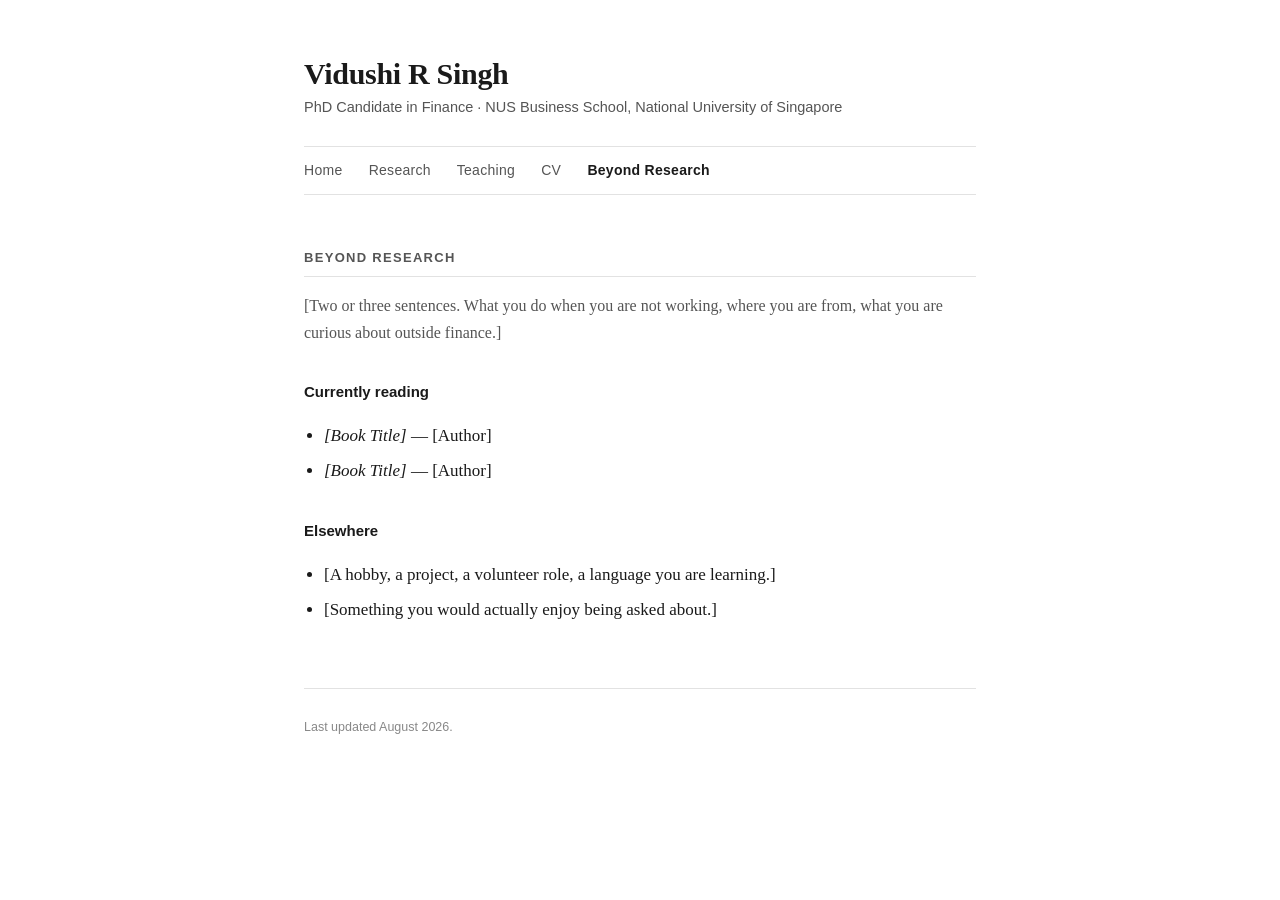
<file: personal.html>
<!DOCTYPE html>
<html lang="en">
<head>
<meta charset="utf-8">
<meta name="viewport" content="width=device-width, initial-scale=1">
<title>Beyond Research — Vidushi R Singh</title>
<meta name="description" content="Reading, writing, and things outside the job.">
<link rel="stylesheet" href="style.css">
</head>
<body>
<div class="wrap">

  <header class="site">
    <h1><a href="index.html">Vidushi R Singh</a></h1>
    <p class="affil">PhD Candidate in Finance &middot; NUS Business School, National University of Singapore</p>
  </header>

  <nav class="site">
    <a href="index.html">Home</a>
    <a href="research.html">Research</a>
    <a href="teaching.html">Teaching</a>
    <a href="cv.pdf">CV</a>
    <a href="personal.html" aria-current="page">Beyond Research</a>
  </nav>

  <!--
    A note on this page: keep it short and specific. The convention among
    finance academics is a handful of concrete lines, not a blog. Specific
    beats charming — "I run the Kallang loop most mornings" reads better
    than "I love running." Anything here is fair game in an interview, so
    only list things you would happily talk about.

    Delete any block below that you do not want. An empty page is worse
    than no page, so if you are not ready, remove the nav link on all four
    HTML files and come back to this later.
  -->

  <h2 class="section">Beyond Research</h2>

  <p class="note">
    [Two or three sentences. What you do when you are not working, where you
    are from, what you are curious about outside finance.]
  </p>

  <h3 class="sub">Currently reading</h3>
  <ul class="plain">
    <li><em>[Book Title]</em> &mdash; [Author]</li>
    <li><em>[Book Title]</em> &mdash; [Author]</li>
  </ul>

  <h3 class="sub">Elsewhere</h3>
  <ul class="plain">
    <li>[A hobby, a project, a volunteer role, a language you are learning.]</li>
    <li>[Something you would actually enjoy being asked about.]</li>
  </ul>

  <!-- Optional: a photo strip. Uncomment and drop images into photos/.
  <h3 class="sub">Photographs</h3>
  <p>
    <img src="photos/one.jpg" alt="" style="width:32%; border-radius:2px;">
    <img src="photos/two.jpg" alt="" style="width:32%; border-radius:2px;">
    <img src="photos/three.jpg" alt="" style="width:32%; border-radius:2px;">
  </p>
  -->

  <footer class="site">
    <p>Last updated August 2026.</p>
  </footer>

</div>
</body>
</html>
</file>
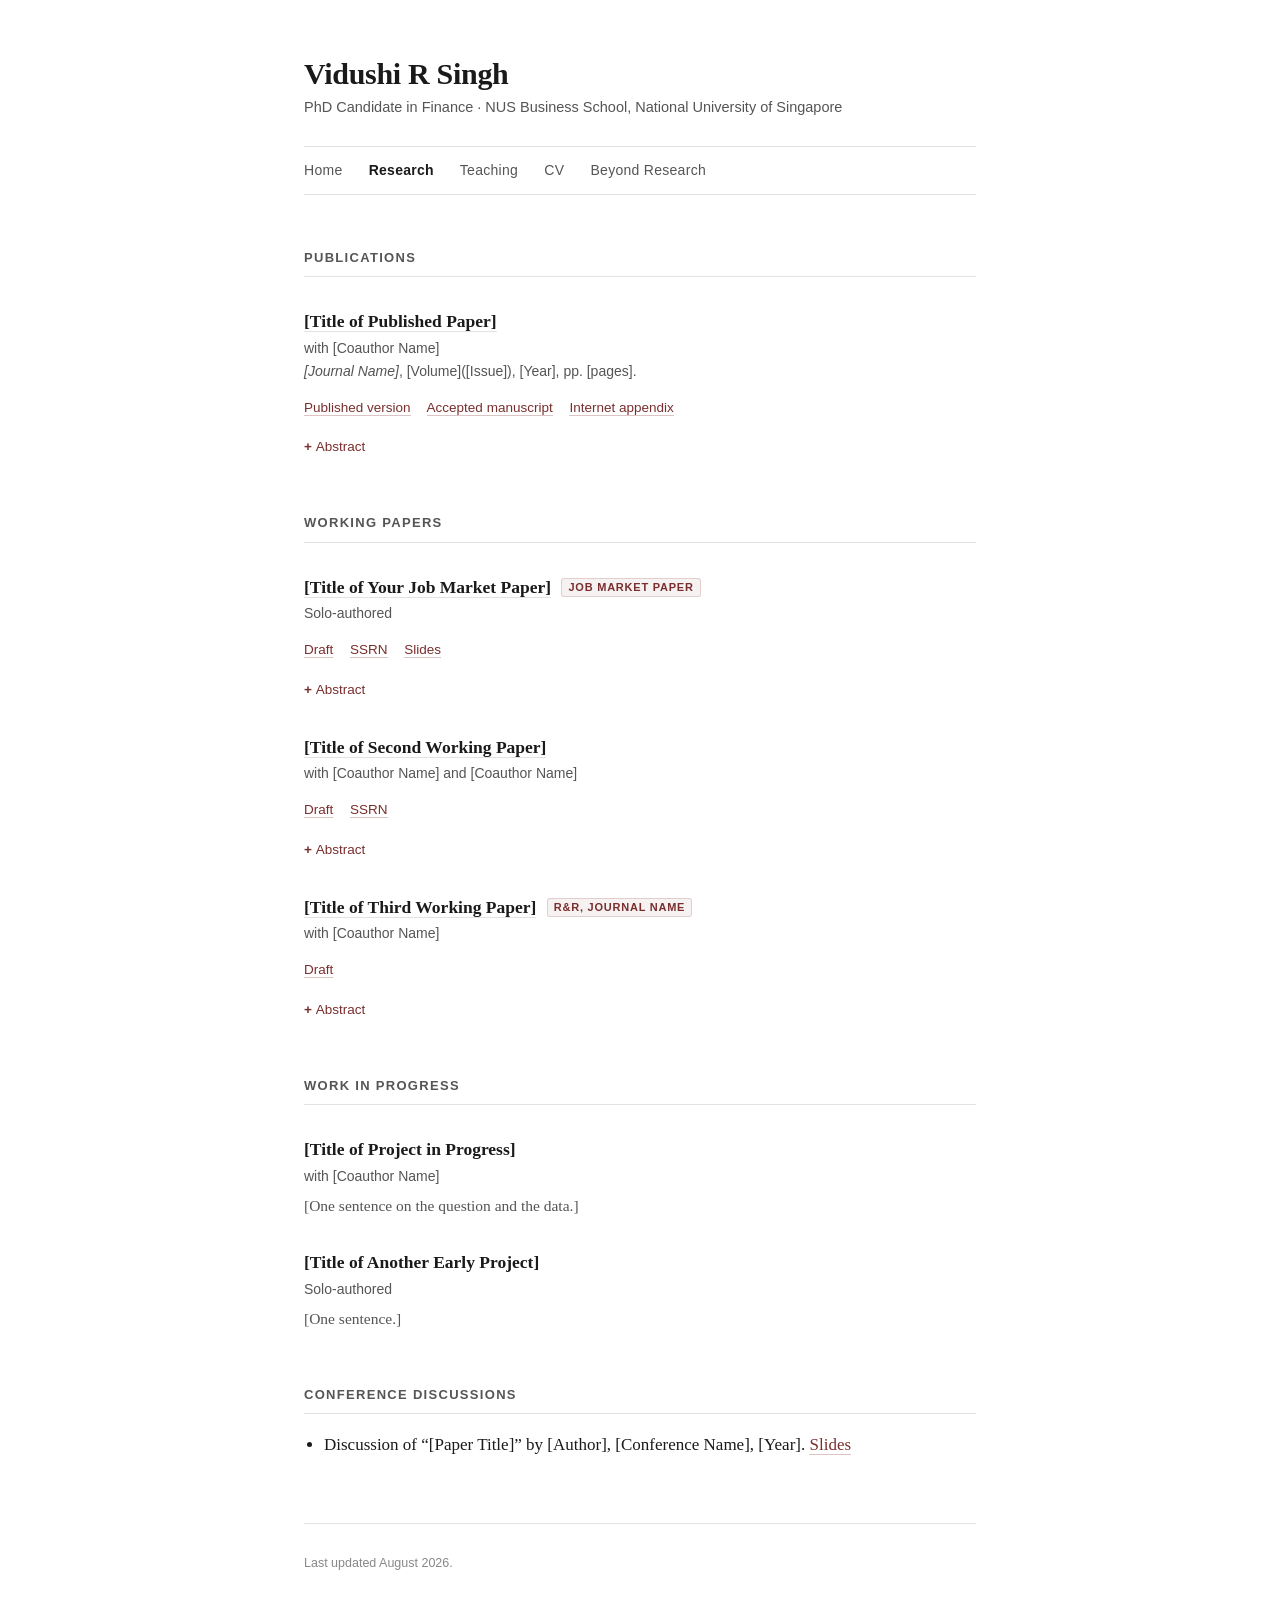
<file: research.html>
<!DOCTYPE html>
<html lang="en">
<head>
<meta charset="utf-8">
<meta name="viewport" content="width=device-width, initial-scale=1">
<title>Research — Vidushi R Singh</title>
<meta name="description" content="Working papers, publications, and work in progress.">
<link rel="stylesheet" href="style.css">
</head>
<body>
<div class="wrap">

  <header class="site">
    <h1><a href="index.html">Vidushi R Singh</a></h1>
    <p class="affil">PhD Candidate in Finance &middot; NUS Business School, National University of Singapore</p>
  </header>

  <nav class="site">
    <a href="index.html">Home</a>
    <a href="research.html" aria-current="page">Research</a>
    <a href="teaching.html">Teaching</a>
    <a href="cv.pdf">CV</a>
    <a href="personal.html">Beyond Research</a>
  </nav>

  <!-- ======================================================= PUBLICATIONS
       Delete this whole block until you have your first acceptance.
       Convention: journal name in italics, year, then a link to the
       published version and (if permitted) the accepted manuscript.
  -->
  <h2 class="section">Publications</h2>

  <div class="paper">
    <span class="title">
      <a href="https://doi.org/XX.XXXX/XXXXX">[Title of Published Paper]</a>
    </span>
    <p class="meta">
      with [Coauthor Name]<br>
      <em>[Journal Name]</em>, [Volume]([Issue]), [Year], pp. [pages].
    </p>
    <p class="links">
      <a href="https://doi.org/XX.XXXX/XXXXX">Published version</a>
      <a href="papers/published-one.pdf">Accepted manuscript</a>
      <a href="papers/published-one-appendix.pdf">Internet appendix</a>
    </p>
    <details>
      <summary>Abstract</summary>
      <p class="abstract">[Abstract.]</p>
    </details>
  </div>

  <!-- ===================================================== WORKING PAPERS
       Order these by importance, not by date. JMP always first.
  -->
  <h2 class="section">Working Papers</h2>

  <div class="paper">
    <span class="title">
      <a href="papers/paper-one.pdf">[Title of Your Job Market Paper]</a>
      <span class="tag">Job Market Paper</span>
    </span>
    <p class="meta">Solo-authored</p>
    <p class="links">
      <a href="papers/paper-one.pdf">Draft</a>
      <a href="https://papers.ssrn.com/sol3/papers.cfm?abstract_id=XXXXXXX">SSRN</a>
      <a href="papers/paper-one-slides.pdf">Slides</a>
    </p>
    <details>
      <summary>Abstract</summary>
      <p class="abstract">[Abstract.]</p>
    </details>
    <!-- Optional, and worth adding once true:
    <p class="meta" style="margin-top:6px;">
      Presentations: [Conference], [Conference], [Seminar].<br>
      Awards: [Best Paper Award, Conference Name].
    </p>
    -->
  </div>

  <div class="paper">
    <span class="title">
      <a href="papers/paper-two.pdf">[Title of Second Working Paper]</a>
    </span>
    <p class="meta">with [Coauthor Name] and [Coauthor Name]</p>
    <p class="links">
      <a href="papers/paper-two.pdf">Draft</a>
      <a href="https://papers.ssrn.com/sol3/papers.cfm?abstract_id=XXXXXXX">SSRN</a>
    </p>
    <details>
      <summary>Abstract</summary>
      <p class="abstract">[Abstract.]</p>
    </details>
  </div>

  <div class="paper">
    <span class="title">
      <a href="papers/paper-three.pdf">[Title of Third Working Paper]</a>
      <span class="tag">R&amp;R, Journal Name</span>
    </span>
    <p class="meta">with [Coauthor Name]</p>
    <p class="links">
      <a href="papers/paper-three.pdf">Draft</a>
    </p>
    <details>
      <summary>Abstract</summary>
      <p class="abstract">[Abstract.]</p>
    </details>
  </div>

  <!-- ================================================== WORK IN PROGRESS
       Title and one line only. No links, no abstract — signals a pipeline
       without overpromising.
  -->
  <h2 class="section">Work in Progress</h2>

  <div class="paper">
    <span class="title">[Title of Project in Progress]</span>
    <p class="meta">with [Coauthor Name]</p>
    <p class="abstract" style="border:0; padding-left:0; margin-top:4px;">
      [One sentence on the question and the data.]
    </p>
  </div>

  <div class="paper">
    <span class="title">[Title of Another Early Project]</span>
    <p class="meta">Solo-authored</p>
    <p class="abstract" style="border:0; padding-left:0; margin-top:4px;">
      [One sentence.]
    </p>
  </div>

  <!-- ========================================================= DISCUSSIONS
       Common on finance sites once you start discussing at conferences.
       Delete until you have one.
  -->
  <h2 class="section">Conference Discussions</h2>

  <ul class="plain">
    <li>
      Discussion of &ldquo;[Paper Title]&rdquo; by [Author],
      [Conference Name], [Year]. <a href="papers/discussion-one.pdf">Slides</a>
    </li>
  </ul>

  <footer class="site">
    <p>Last updated August 2026.</p>
  </footer>

</div>
</body>
</html>
</file>
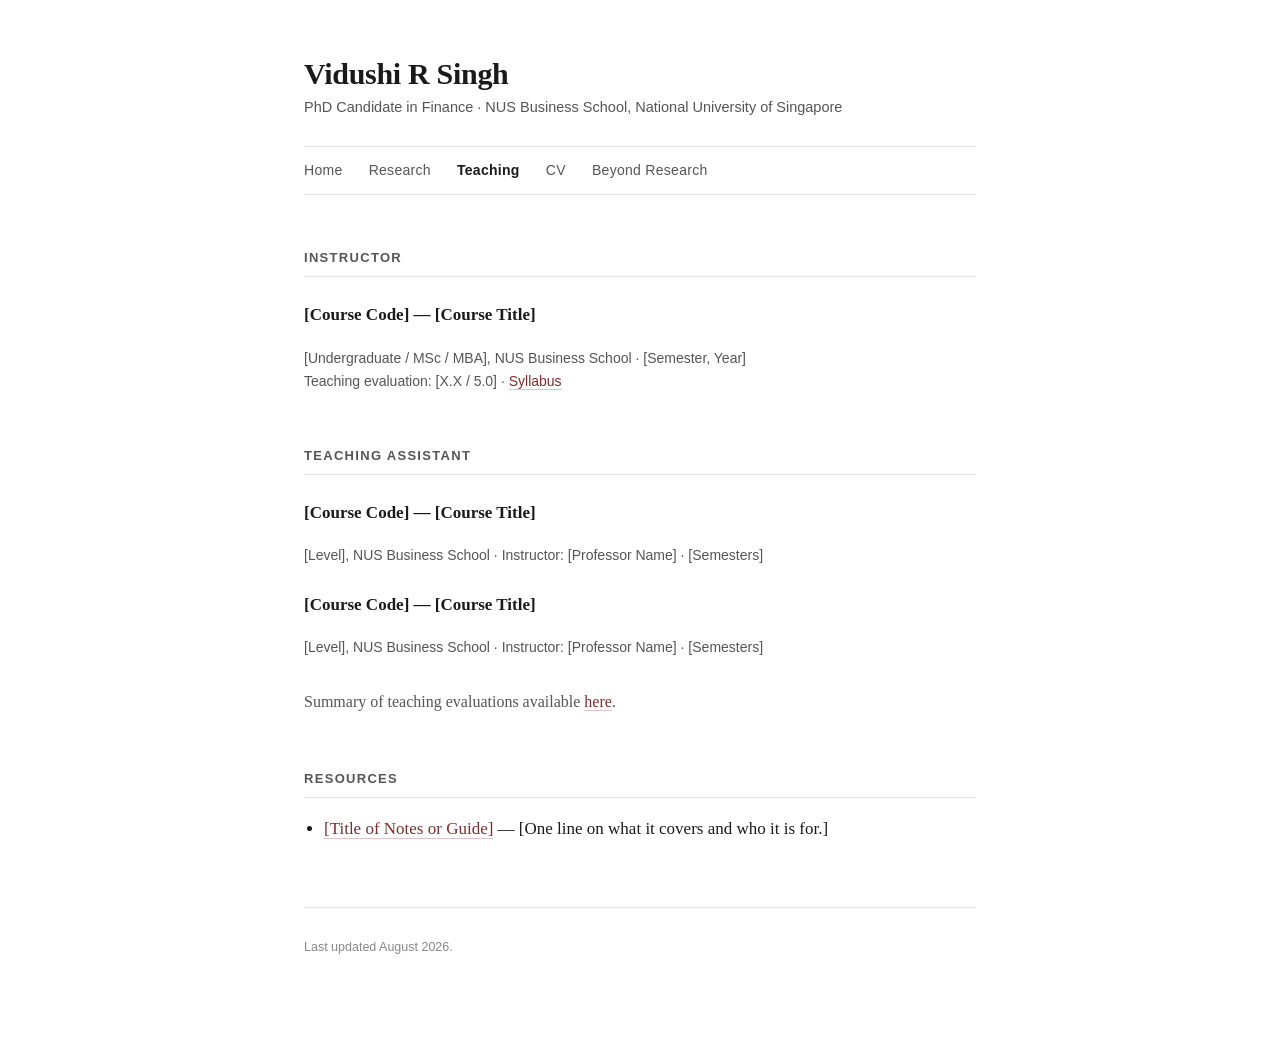
<file: teaching.html>
<!DOCTYPE html>
<html lang="en">
<head>
<meta charset="utf-8">
<meta name="viewport" content="width=device-width, initial-scale=1">
<title>Teaching — Vidushi R Singh</title>
<meta name="description" content="Teaching experience and course materials.">
<link rel="stylesheet" href="style.css">
</head>
<body>
<div class="wrap">

  <header class="site">
    <h1><a href="index.html">Vidushi R Singh</a></h1>
    <p class="affil">PhD Candidate in Finance &middot; NUS Business School, National University of Singapore</p>
  </header>

  <nav class="site">
    <a href="index.html">Home</a>
    <a href="research.html">Research</a>
    <a href="teaching.html" aria-current="page">Teaching</a>
    <a href="cv.pdf">CV</a>
    <a href="personal.html">Beyond Research</a>
  </nav>

  <h2 class="section">Instructor</h2>

  <div class="course">
    <p class="name">[Course Code] &mdash; [Course Title]</p>
    <p class="detail">
      [Undergraduate / MSc / MBA], NUS Business School &middot; [Semester, Year]<br>
      Teaching evaluation: [X.X / 5.0]
      &middot; <a href="teaching/syllabus.pdf">Syllabus</a>
    </p>
  </div>

  <h2 class="section">Teaching Assistant</h2>

  <div class="course">
    <p class="name">[Course Code] &mdash; [Course Title]</p>
    <p class="detail">
      [Level], NUS Business School &middot; Instructor: [Professor Name] &middot; [Semesters]
    </p>
  </div>

  <div class="course">
    <p class="name">[Course Code] &mdash; [Course Title]</p>
    <p class="detail">
      [Level], NUS Business School &middot; Instructor: [Professor Name] &middot; [Semesters]
    </p>
  </div>

  <p class="note" style="margin-top:30px;">
    Summary of teaching evaluations available <a href="teaching/evaluations.pdf">here</a>.
  </p>

  <!-- ============================================================ OPTIONAL
       A "Resources" or "Notes" block is a nice differentiator — lecture
       notes, a replication guide, a cleaned dataset. Delete if not needed.
  -->
  <h2 class="section">Resources</h2>

  <ul class="plain">
    <li>
      <a href="notes/topic.pdf">[Title of Notes or Guide]</a> &mdash;
      [One line on what it covers and who it is for.]
    </li>
  </ul>

  <footer class="site">
    <p>Last updated August 2026.</p>
  </footer>

</div>
</body>
</html>
</file>
<file: style.css>
/* ==========================================================================
   Academic personal site — classic minimal
   Edit the variables below to retheme the whole site.
   ========================================================================== */

:root {
  --ink:        #1a1a1a;   /* body text */
  --ink-soft:   #555;      /* secondary text, coauthors, dates */
  --ink-faint:  #888;      /* footer, meta */
  --rule:       #e2e2e2;   /* hairlines */
  --accent:     #7a2e2e;   /* links + JMP tag. Muted maroon. */
  --accent-bg:  #f7f2f2;   /* tint behind the JMP tag */
  --bg:         #ffffff;
  --measure:    720px;     /* max content width */
  --serif:      "Charter", "Iowan Old Style", "Palatino Linotype", Palatino,
                "Source Serif Pro", Georgia, serif;
  --sans:       -apple-system, BlinkMacSystemFont, "Segoe UI", "Helvetica Neue",
                Arial, sans-serif;
}

*, *::before, *::after { box-sizing: border-box; }

html { -webkit-text-size-adjust: 100%; }

body {
  margin: 0;
  background: var(--bg);
  color: var(--ink);
  font-family: var(--serif);
  font-size: 17px;
  line-height: 1.65;
  font-kerning: normal;
  -webkit-font-smoothing: antialiased;
}

.wrap {
  max-width: var(--measure);
  margin: 0 auto;
  padding: 0 24px 80px;
}

/* --------------------------------------------------------------- header */

header.site {
  padding: 56px 0 0;
}

header.site h1 {
  font-size: 30px;
  line-height: 1.2;
  font-weight: 600;
  letter-spacing: -0.01em;
  margin: 0 0 4px;
}

header.site h1 a { color: inherit; border: 0; }

header.site .affil {
  font-family: var(--sans);
  font-size: 14.5px;
  color: var(--ink-soft);
  margin: 0;
}

/* ------------------------------------------------------------------ nav */

nav.site {
  margin: 26px 0 0;
  padding: 12px 0;
  border-top: 1px solid var(--rule);
  border-bottom: 1px solid var(--rule);
  font-family: var(--sans);
  font-size: 14px;
  letter-spacing: 0.02em;
}

nav.site a {
  color: var(--ink-soft);
  border: 0;
  margin-right: 22px;
  text-decoration: none;
}

nav.site a:hover { color: var(--accent); }

nav.site a[aria-current="page"] {
  color: var(--ink);
  font-weight: 600;
}

/* ------------------------------------------------------------- intro row */

.intro {
  display: flex;
  gap: 36px;
  align-items: flex-start;
  margin: 44px 0 0;
}

.intro .photo {
  flex: 0 0 180px;
}

.intro .photo img {
  width: 180px;
  height: 180px;
  object-fit: cover;
  display: block;
  /* Swap to border-radius: 50% for a circular crop. */
  border-radius: 2px;
  background: #f0f0f0;
}

.intro .photo .caption {
  font-family: var(--sans);
  font-size: 12px;
  color: var(--ink-faint);
  margin-top: 8px;
  line-height: 1.4;
}

.intro .bio { flex: 1 1 auto; min-width: 0; }

.intro .bio p:first-child { margin-top: 0; }

/* --------------------------------------------------------------- links */

.linkbar {
  font-family: var(--sans);
  font-size: 14px;
  margin: 22px 0 0;
  padding: 0;
  list-style: none;
}

.linkbar li {
  display: inline;
  margin-right: 16px;
  white-space: nowrap;
}

/* ------------------------------------------------------------- headings */

h2.section {
  font-family: var(--sans);
  font-size: 13px;
  font-weight: 700;
  letter-spacing: 0.1em;
  text-transform: uppercase;
  color: var(--ink-soft);
  margin: 52px 0 0;
  padding-bottom: 8px;
  border-bottom: 1px solid var(--rule);
}

h3.sub {
  font-family: var(--sans);
  font-size: 15px;
  font-weight: 600;
  color: var(--ink);
  margin: 34px 0 0;
}

/* ---------------------------------------------------------------- links */

a {
  color: var(--accent);
  text-decoration: none;
  border-bottom: 1px solid rgba(122, 46, 46, 0.28);
}

a:hover { border-bottom-color: var(--accent); }

/* ------------------------------------------------------------- papers */

.paper {
  margin: 28px 0 0;
  padding-top: 4px;
}

.paper .title {
  font-weight: 600;
  font-size: 17.5px;
  line-height: 1.4;
  display: block;
  margin-bottom: 3px;
}

.paper .title a { color: var(--ink); border-bottom-color: var(--rule); }
.paper .title a:hover { color: var(--accent); }

.paper .meta {
  font-family: var(--sans);
  font-size: 14px;
  color: var(--ink-soft);
  margin: 0 0 6px;
}

.tag {
  display: inline-block;
  font-family: var(--sans);
  font-size: 11px;
  font-weight: 600;
  letter-spacing: 0.07em;
  text-transform: uppercase;
  color: var(--accent);
  background: var(--accent-bg);
  border: 1px solid rgba(122, 46, 46, 0.18);
  border-radius: 3px;
  padding: 1px 6px;
  vertical-align: 2px;
  margin-left: 6px;
  white-space: nowrap;
}

.paper .links {
  font-family: var(--sans);
  font-size: 13.5px;
}

.paper .links a { margin-right: 13px; }

/* Expandable abstract — uses native <details>, no JavaScript. */
.paper details { margin-top: 7px; }

.paper summary {
  font-family: var(--sans);
  font-size: 13.5px;
  color: var(--accent);
  cursor: pointer;
  list-style: none;
  display: inline-block;
  user-select: none;
}

.paper summary::-webkit-details-marker { display: none; }
.paper summary::before { content: "+ "; font-weight: 600; }
.paper details[open] summary::before { content: "\2013 "; }
.paper summary:hover { text-decoration: underline; }

.paper .abstract {
  font-size: 15.5px;
  line-height: 1.6;
  color: var(--ink-soft);
  margin: 10px 0 0;
  padding-left: 16px;
  border-left: 2px solid var(--rule);
}

/* ------------------------------------------------------- generic blocks */

.note {
  font-size: 16px;
  color: var(--ink-soft);
}

ul.plain { padding-left: 20px; }
ul.plain li { margin-bottom: 7px; }

.course {
  margin: 24px 0 0;
}

.course .name { font-weight: 600; }

.course .detail {
  font-family: var(--sans);
  font-size: 14px;
  color: var(--ink-soft);
}

/* --------------------------------------------------------------- footer */

footer.site {
  margin-top: 64px;
  padding-top: 16px;
  border-top: 1px solid var(--rule);
  font-family: var(--sans);
  font-size: 12.5px;
  color: var(--ink-faint);
}

footer.site a { color: var(--ink-faint); border-bottom-color: var(--rule); }

/* ---------------------------------------------------------- responsive */

@media (max-width: 620px) {
  body { font-size: 16.5px; }
  .wrap { padding: 0 18px 56px; }
  header.site { padding-top: 36px; }
  header.site h1 { font-size: 26px; }
  .intro { display: block; }
  .intro .photo { margin-bottom: 22px; }
  .intro .photo img { width: 140px; height: 140px; }
  nav.site a { margin-right: 16px; display: inline-block; line-height: 2; }
  .linkbar li { display: block; margin: 0 0 5px; }
}

/* ------------------------------------------------------------ dark mode */

@media (prefers-color-scheme: dark) {
  :root {
    --ink:       #e8e6e3;
    --ink-soft:  #a8a29c;
    --ink-faint: #7d7873;
    --rule:      #333;
    --accent:    #d99a9a;
    --accent-bg: #2a2020;
    --bg:        #141414;
  }
  a { border-bottom-color: rgba(217, 154, 154, 0.3); }
  .intro .photo img { background: #262626; }
}

/* ------------------------------------------------------------ printing */

@media print {
  nav.site, footer.site, .intro .photo { display: none; }
  body { font-size: 11pt; color: #000; }
  a { color: #000; border: 0; }
  .paper details { display: none; }
}
</file>
